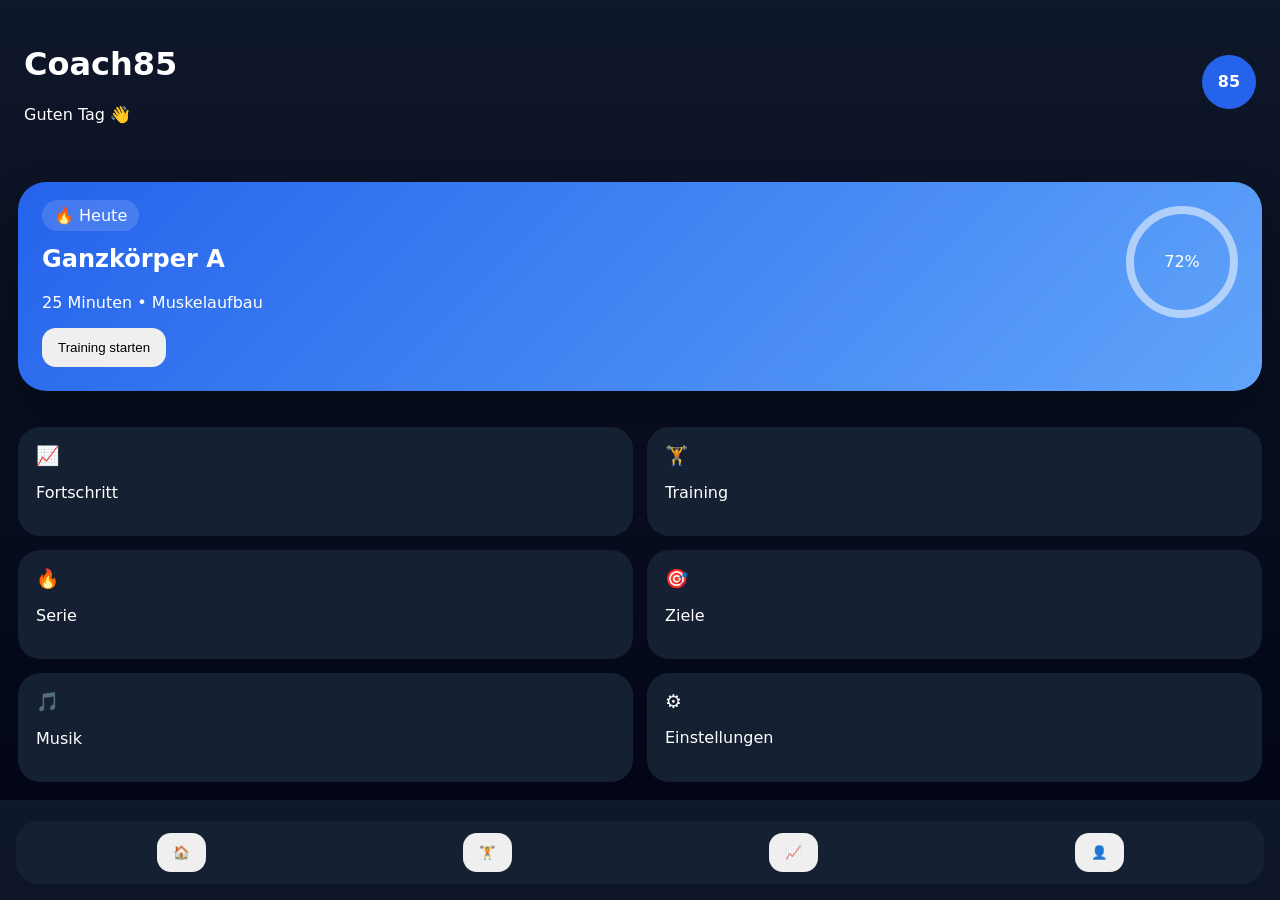
<file: index.html>
<!doctype html><html lang="de"><head><meta charset="utf-8"><meta name="viewport" content="width=device-width,initial-scale=1"><title>Coach85 2.0</title><link rel="stylesheet" href="style.css"><link rel="stylesheet" href="premium.css"></head><body><header class="top"><div><h1>Coach85</h1><p id="welcome">Willkommen zurück</p></div><div class="avatar">85</div></header><main><section class="hero"><div><span class="pill">🔥 Heute</span><h2>Ganzkörper A</h2><p>25 Minuten • Muskelaufbau</p><button id="startTraining">Training starten</button></div><div class="circle"><span>72%</span></div></section><section class="cards" id="dashboardCards"></section></main><nav><button>🏠</button><button>🏋️</button><button>📈</button><button>👤</button></nav><script src="dashboard.js"></script><script src="app.js"></script></body></html>
</file>
<file: style.css>
body{margin:0;font-family:system-ui;background:linear-gradient(#0f172a,#020617);color:#fff}.top{display:flex;justify-content:space-between;align-items:center;padding:24px}.avatar{width:54px;height:54px;border-radius:50%;background:#2563eb;display:flex;align-items:center;justify-content:center;font-weight:700}.hero{margin:18px;background:linear-gradient(135deg,#2563eb,#60a5fa);padding:24px;border-radius:28px;display:flex;justify-content:space-between;box-shadow:0 20px 40px rgba(0,0,0,.35)}.pill{background:#ffffff22;padding:6px 12px;border-radius:999px}.circle{width:96px;height:96px;border-radius:50%;border:8px solid #fff8;display:flex;align-items:center;justify-content:center}.cards{display:grid;grid-template-columns:repeat(2,1fr);gap:14px;padding:18px}.card{background:#162033;border-radius:22px;padding:18px}.card h3{margin:0 0 8px}button{border:none;border-radius:14px;padding:12px 16px}nav{position:fixed;left:16px;right:16px;bottom:16px;background:#162033;border-radius:22px;padding:12px;display:flex;justify-content:space-around}
</file>
<file: premium.css>
.hero,.card{backdrop-filter:blur(18px)}.card{transition:.25s}.card:hover{transform:translateY(-4px);background:#22304b}@keyframes fade{from{opacity:0;transform:translateY(10px)}to{opacity:1;transform:none}}.card{animation:fade .4s}
</file>
